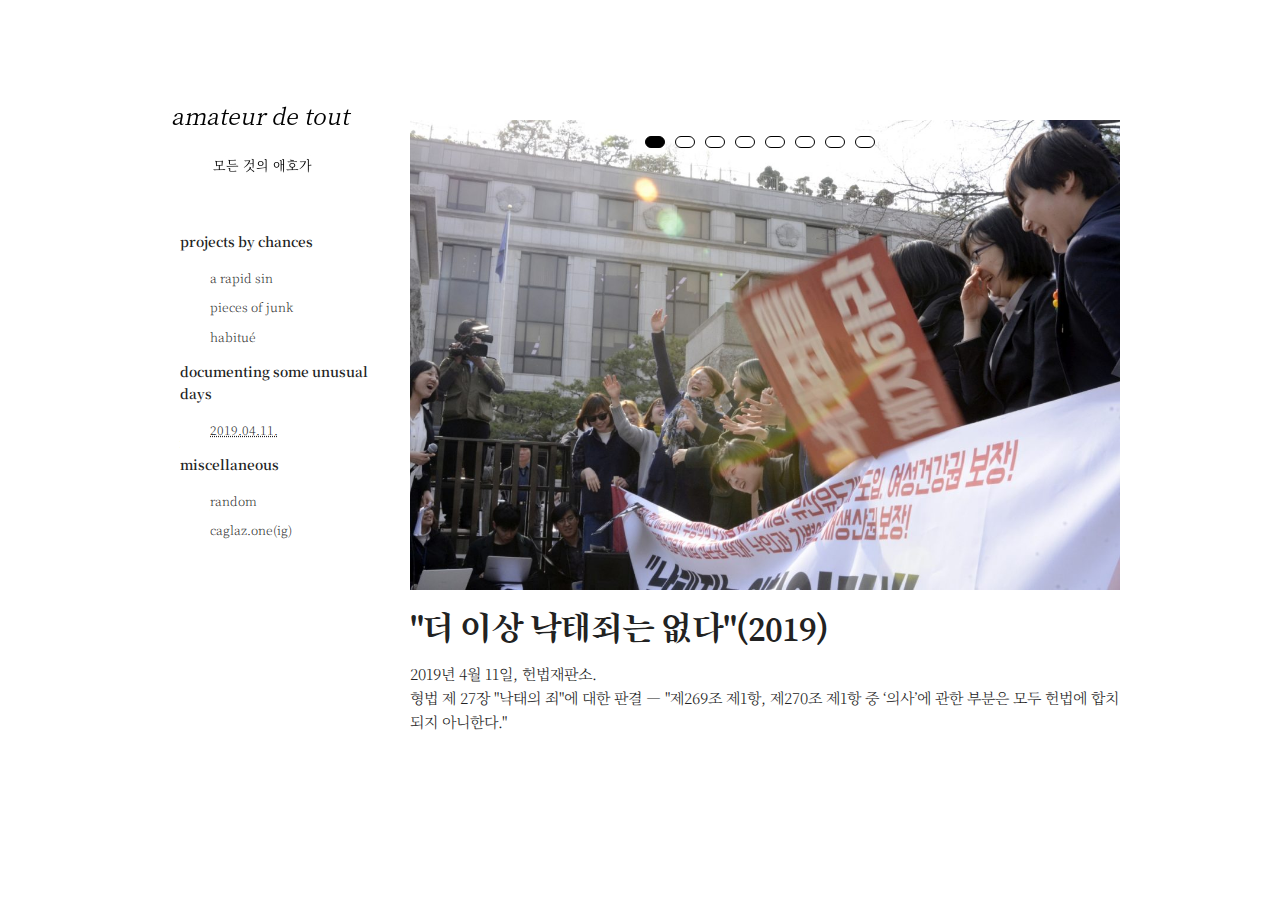
<file: 190411.html>
<!DOCTYPE html>
<html lang="en">
<head>

  <meta charset="utf-8">
  <title>amateur de tout</title>
  <meta name="description" content="">
  <meta name="author" content="">

  <meta name="viewport" content="width=device-width, initial-scale=1">

  <link rel="stylesheet" href="css/normalize.css">
  <link rel="stylesheet" href="css/skeleton.css">
  <link rel="stylesheet" href="css/carousel.css">
  <link rel="stylesheet" href="css/style.css">
  
  <link rel="icon" type="image/png" href="images/favicon.png">

</head>
<body>



<div class="container row">
<div id="nav" class="three columns">
<div class="logo">
<a href="index.html"><img class="u-max-full-width" src="logo.jpg" alt="amateur de tout 모든 것의 애호가"></a>
</div>

<div class="menu">
<ul>
  <li>
	projects by chances
    <ul>
      <li><a href="sin.html">a rapid sin</a></li>
      <li><a href="junk.html">pieces of junk</a></li>
      <li><a href="habitue.html">habitué</a></li>
    </ul>
  </li>

  <li>
	documenting some unusual days
    <ul>
      <li class=active-item><a href="190411.html">2019.04.11.</a></li>
    </ul>
  </li>
  <li>
        miscellaneous
    <ul>
      <li><a href="rand.html">random</a></li>
      <li><a href="https://www.instagram.com/caglaz.one/">caglaz.one(ig)</a></li>
    </ul>
  </li>
</ul>
</div>
</div>
<div id="content" class="nine columns"> 

<div class="carousel" id="slider"> 
  <div class="carousel-wrapper"> 
    
        <div class="carousel-item"> 
      <a href="#" onClick="lightbox(1)"><img src="./items/190411/1.jpg"></a>
    </div>
        <div class="carousel-item"> 
      <a href="#" onClick="lightbox(2)"><img src="./items/190411/2.jpg"></a>
    </div>
        <div class="carousel-item"> 
      <a href="#" onClick="lightbox(3)"><img src="./items/190411/3.jpg"></a>
    </div>
        <div class="carousel-item"> 
      <a href="#" onClick="lightbox(4)"><img src="./items/190411/4.jpg"></a>
    </div>
        <div class="carousel-item"> 
      <a href="#" onClick="lightbox(5)"><img src="./items/190411/5.jpg"></a>
    </div>
        <div class="carousel-item"> 
      <a href="#" onClick="lightbox(6)"><img src="./items/190411/6.jpg"></a>
    </div>
        <div class="carousel-item"> 
      <a href="#" onClick="lightbox(7)"><img src="./items/190411/7.jpg"></a>
    </div>
        <div class="carousel-item"> 
      <a href="#" onClick="lightbox(8)"><img src="./items/190411/8.jpg"></a>
    </div>
      </div>
  <div class="navi-wrapper"></div>
</div>

<div class="notes"> 
  <h3 class="title">"더 이상 낙태죄는 없다"(2019)
</h3>
  <h6 class="desc">2019년 4월 11일, 헌법재판소.
형법 제 27장 "낙태의 죄"에 대한 판결 ― "제269조 제1항, 제270조 제1항 중 ‘의사’에 관한 부분은 모두 헌법에 합치되지 아니한다."
</h6>
</div>

<script src="./carousel.min.js" type="text/javascript"></script>

<script> new Carousel(document.querySelector('#slider'), { CarouselMotion: 'default', naviPosition: 'top', naviStyle: 'dot', autoMove: false, autoMoveTime: 2000 }); </script>

<script> window.onresize = function() { 
  new Carousel(document.querySelector('#slider'), { CarouselMotion: 'default', naviPosition: 'top', naviStyle: 'dot', autoMove: false, autoMoveTime: 2000 });
  console.log('resized'); }; </script>
  
<script>
  function lightbox(img) {
  document.getElementById("lightboximg").style.backgroundImage='url(./items/190411/'+img+'.jpg)';
  document.getElementById("lightbox").style.display='block';
  }
  function lightboxoff() {
  document.getElementById("lightbox").style.display='none';
  }
</script>

</div>
</div>


<div id="lightbox" class="lightbox">
<a href="#" onClick="lightboxoff()"><div id="lightboximg"></div></a>
</div>
</file>
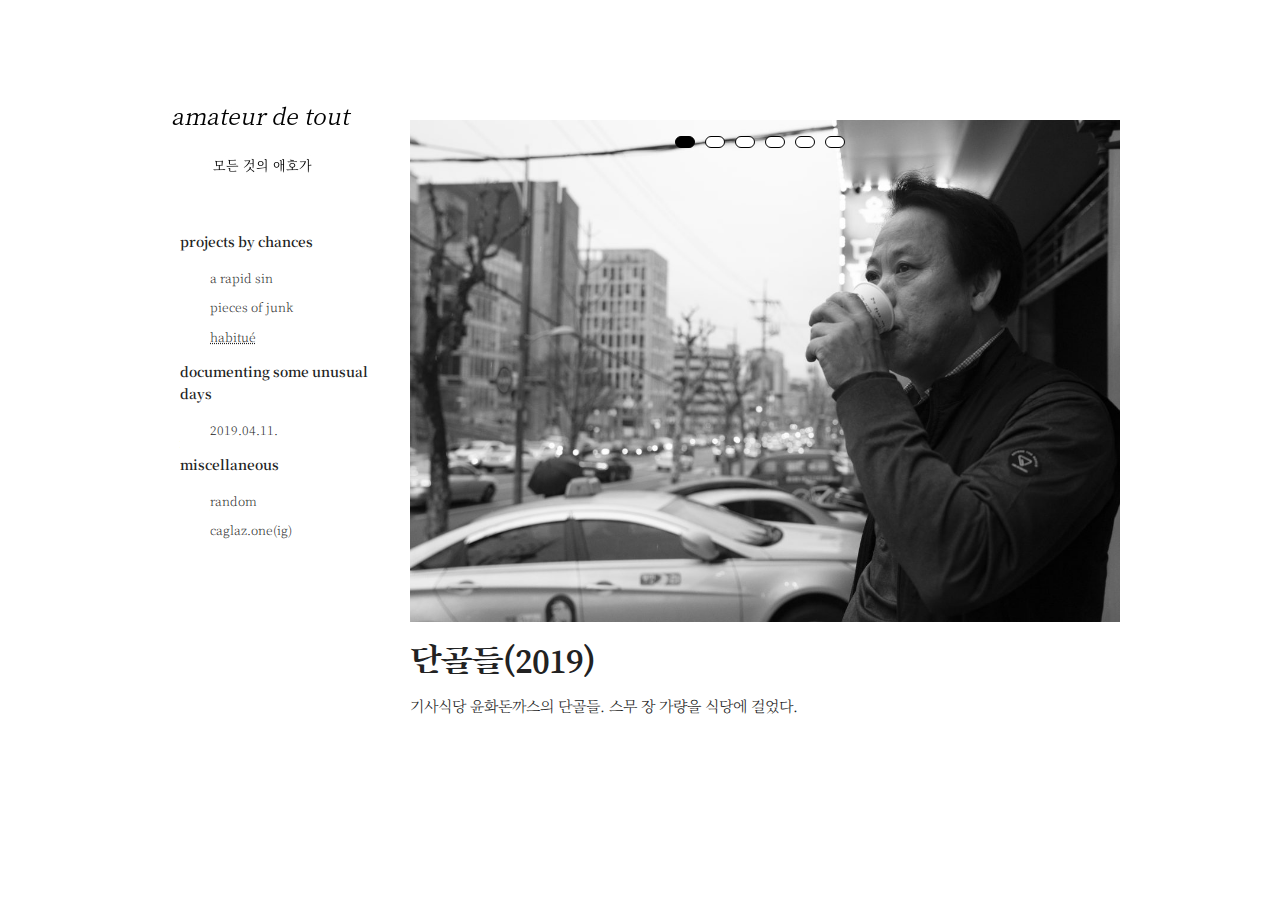
<file: habitue.html>
<!DOCTYPE html>
<html lang="en">
<head>

  <meta charset="utf-8">
  <title>amateur de tout</title>
  <meta name="description" content="">
  <meta name="author" content="">

  <meta name="viewport" content="width=device-width, initial-scale=1">

  <link rel="stylesheet" href="css/normalize.css">
  <link rel="stylesheet" href="css/skeleton.css">
  <link rel="stylesheet" href="css/carousel.css">
  <link rel="stylesheet" href="css/style.css">
  
  <link rel="icon" type="image/png" href="images/favicon.png">

</head>
<body>



<div class="container row">
<div id="nav" class="three columns">
<div class="logo">
<a href="index.html"><img class="u-max-full-width" src="logo.jpg" alt="amateur de tout 모든 것의 애호가"></a>
</div>

<div class="menu">
<ul>
  <li>
	projects by chances
    <ul>
      <li><a href="sin.html">a rapid sin</a></li>
      <li><a href="junk.html">pieces of junk</a></li>
      <li class=active-item><a href="habitue.html">habitué</a></li>
    </ul>
  </li>

  <li>
	documenting some unusual days
    <ul>
      <li><a href="190411.html">2019.04.11.</a></li>
    </ul>
  </li>
  <li>
        miscellaneous
    <ul>
      <li><a href="rand.html">random</a></li>
      <li><a href="https://www.instagram.com/caglaz.one/">caglaz.one(ig)</a></li>
    </ul>
  </li>
</ul>
</div>
</div>
<div id="content" class="nine columns"> 

<div class="carousel" id="slider"> 
  <div class="carousel-wrapper"> 
    
        <div class="carousel-item"> 
      <a href="#" onClick="lightbox(1)"><img src="./items/habitue/1.jpg"></a>
    </div>
        <div class="carousel-item"> 
      <a href="#" onClick="lightbox(2)"><img src="./items/habitue/2.jpg"></a>
    </div>
        <div class="carousel-item"> 
      <a href="#" onClick="lightbox(3)"><img src="./items/habitue/3.jpg"></a>
    </div>
        <div class="carousel-item"> 
      <a href="#" onClick="lightbox(4)"><img src="./items/habitue/4.jpg"></a>
    </div>
        <div class="carousel-item"> 
      <a href="#" onClick="lightbox(5)"><img src="./items/habitue/5.jpg"></a>
    </div>
        <div class="carousel-item"> 
      <a href="#" onClick="lightbox(6)"><img src="./items/habitue/6.jpg"></a>
    </div>
      </div>
  <div class="navi-wrapper"></div>
</div>

<div class="notes"> 
  <h3 class="title">단골들(2019)
</h3>
  <h6 class="desc">기사식당 윤화돈까스의 단골들. 스무 장 가량을 식당에 걸었다.
</h6>
</div>

<script src="./carousel.min.js" type="text/javascript"></script>

<script> new Carousel(document.querySelector('#slider'), { CarouselMotion: 'default', naviPosition: 'top', naviStyle: 'dot', autoMove: false, autoMoveTime: 2000 }); </script>

<script> window.onresize = function() { 
  new Carousel(document.querySelector('#slider'), { CarouselMotion: 'default', naviPosition: 'top', naviStyle: 'dot', autoMove: false, autoMoveTime: 2000 });
  console.log('resized'); }; </script>
  
<script>
  function lightbox(img) {
  document.getElementById("lightboximg").style.backgroundImage='url(./items/habitue/'+img+'.jpg)';
  document.getElementById("lightbox").style.display='block';
  }
  function lightboxoff() {
  document.getElementById("lightbox").style.display='none';
  }
</script>

</div>
</div>


<div id="lightbox" class="lightbox">
<a href="#" onClick="lightboxoff()"><div id="lightboximg"></div></a>
</div>
</file>
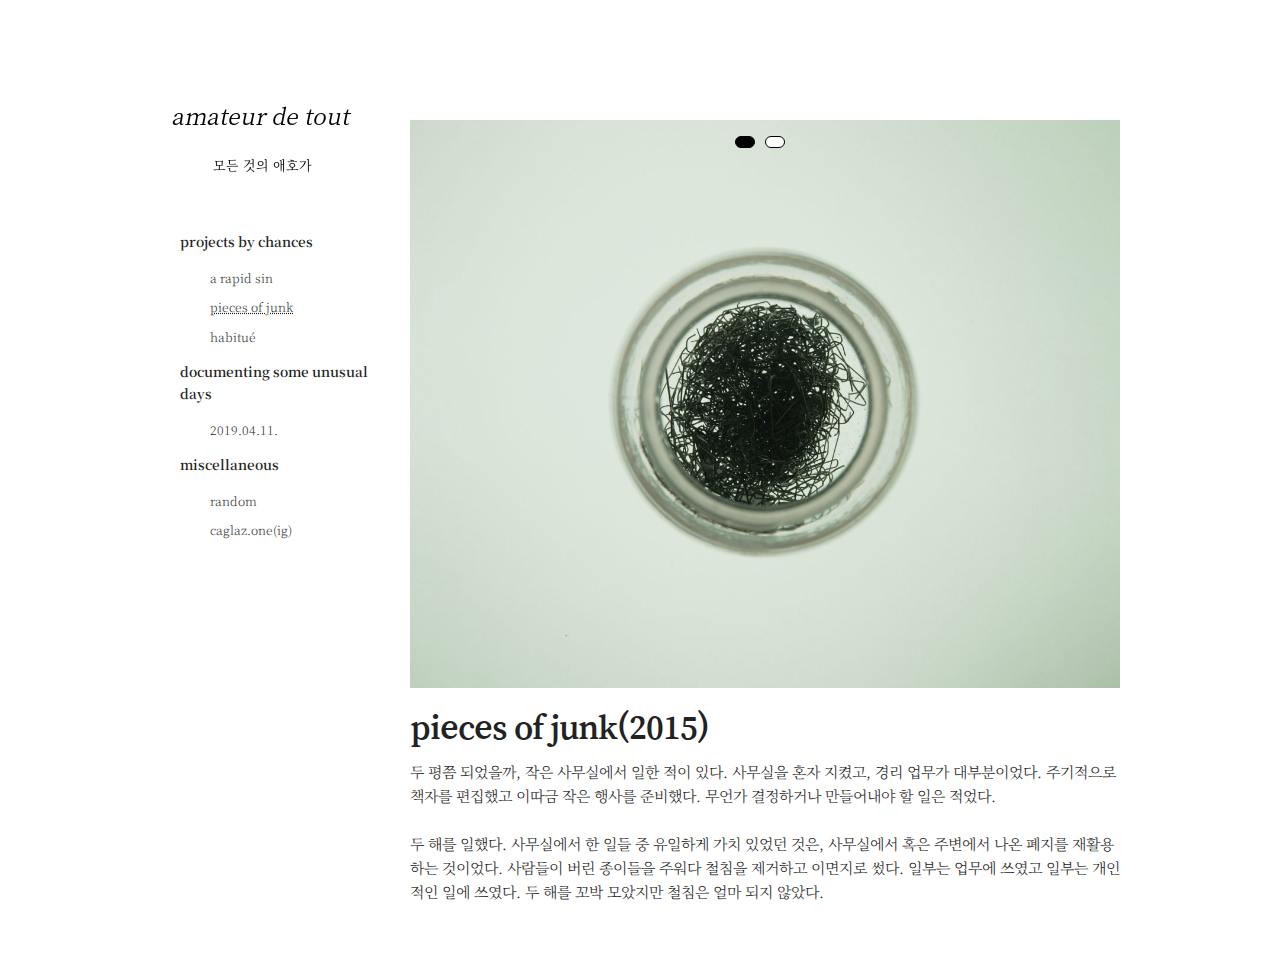
<file: junk.html>
<!DOCTYPE html>
<html lang="en">
<head>

  <meta charset="utf-8">
  <title>amateur de tout</title>
  <meta name="description" content="">
  <meta name="author" content="">

  <meta name="viewport" content="width=device-width, initial-scale=1">

  <link rel="stylesheet" href="css/normalize.css">
  <link rel="stylesheet" href="css/skeleton.css">
  <link rel="stylesheet" href="css/carousel.css">
  <link rel="stylesheet" href="css/style.css">
  
  <link rel="icon" type="image/png" href="images/favicon.png">

</head>
<body>



<div class="container row">
<div id="nav" class="three columns">
<div class="logo">
<a href="index.html"><img class="u-max-full-width" src="logo.jpg" alt="amateur de tout 모든 것의 애호가"></a>
</div>

<div class="menu">
<ul>
  <li>
	projects by chances
    <ul>
      <li><a href="sin.html">a rapid sin</a></li>
      <li class=active-item><a href="junk.html">pieces of junk</a></li>
      <li><a href="habitue.html">habitué</a></li>
    </ul>
  </li>

  <li>
	documenting some unusual days
    <ul>
      <li><a href="190411.html">2019.04.11.</a></li>
    </ul>
  </li>
  <li>
        miscellaneous
    <ul>
      <li><a href="rand.html">random</a></li>
      <li><a href="https://www.instagram.com/caglaz.one/">caglaz.one(ig)</a></li>
    </ul>
  </li>
</ul>
</div>
</div>
<div id="content" class="nine columns"> 

<div class="carousel" id="slider"> 
  <div class="carousel-wrapper"> 
    
        <div class="carousel-item"> 
      <a href="#" onClick="lightbox(1)"><img src="./items/junk/1.jpg"></a>
    </div>
        <div class="carousel-item"> 
      <a href="#" onClick="lightbox('2-1')"><img src="./items/junk/2.jpg"></a>
    </div>
      </div>
  <div class="navi-wrapper"></div>
</div>

<div class="notes"> 
  <h3 class="title">pieces of junk(2015)
</h3>
  <h6 class="desc">두 평쯤 되었을까, 작은 사무실에서 일한 적이 있다. 사무실을 혼자 지켰고, 경리 업무가 대부분이었다. 주기적으로 책자를 편집했고 이따금 작은 행사를 준비했다. 무언가 결정하거나 만들어내야 할 일은 적었다.

두 해를 일했다. 사무실에서 한 일들 중 유일하게 가치 있었던 것은, 사무실에서 혹은 주변에서 나온 폐지를 재활용하는 것이었다. 사람들이 버린 종이들을 주워다 철침을 제거하고 이면지로 썼다. 일부는 업무에 쓰였고 일부는 개인적인 일에 쓰였다. 두 해를 꼬박 모았지만 철침은 얼마 되지 않았다.
</h6>
</div>

<script src="./carousel.min.js" type="text/javascript"></script>

<script> new Carousel(document.querySelector('#slider'), { CarouselMotion: 'default', naviPosition: 'top', naviStyle: 'dot', autoMove: false, autoMoveTime: 2000 }); </script>

<script> window.onresize = function() { 
  new Carousel(document.querySelector('#slider'), { CarouselMotion: 'default', naviPosition: 'top', naviStyle: 'dot', autoMove: false, autoMoveTime: 2000 });
  console.log('resized'); }; </script>
  
<script>
  function lightbox(img) {
  document.getElementById("lightboximg").style.backgroundImage='url(./items/junk/'+img+'.jpg)';
  document.getElementById("lightbox").style.display='block';
  }
  function lightboxoff() {
  document.getElementById("lightbox").style.display='none';
  }
</script>

</div>
</div>


<div id="lightbox" class="lightbox">
<a href="#" onClick="lightboxoff()"><div id="lightboximg"></div></a>
</div>
</file>
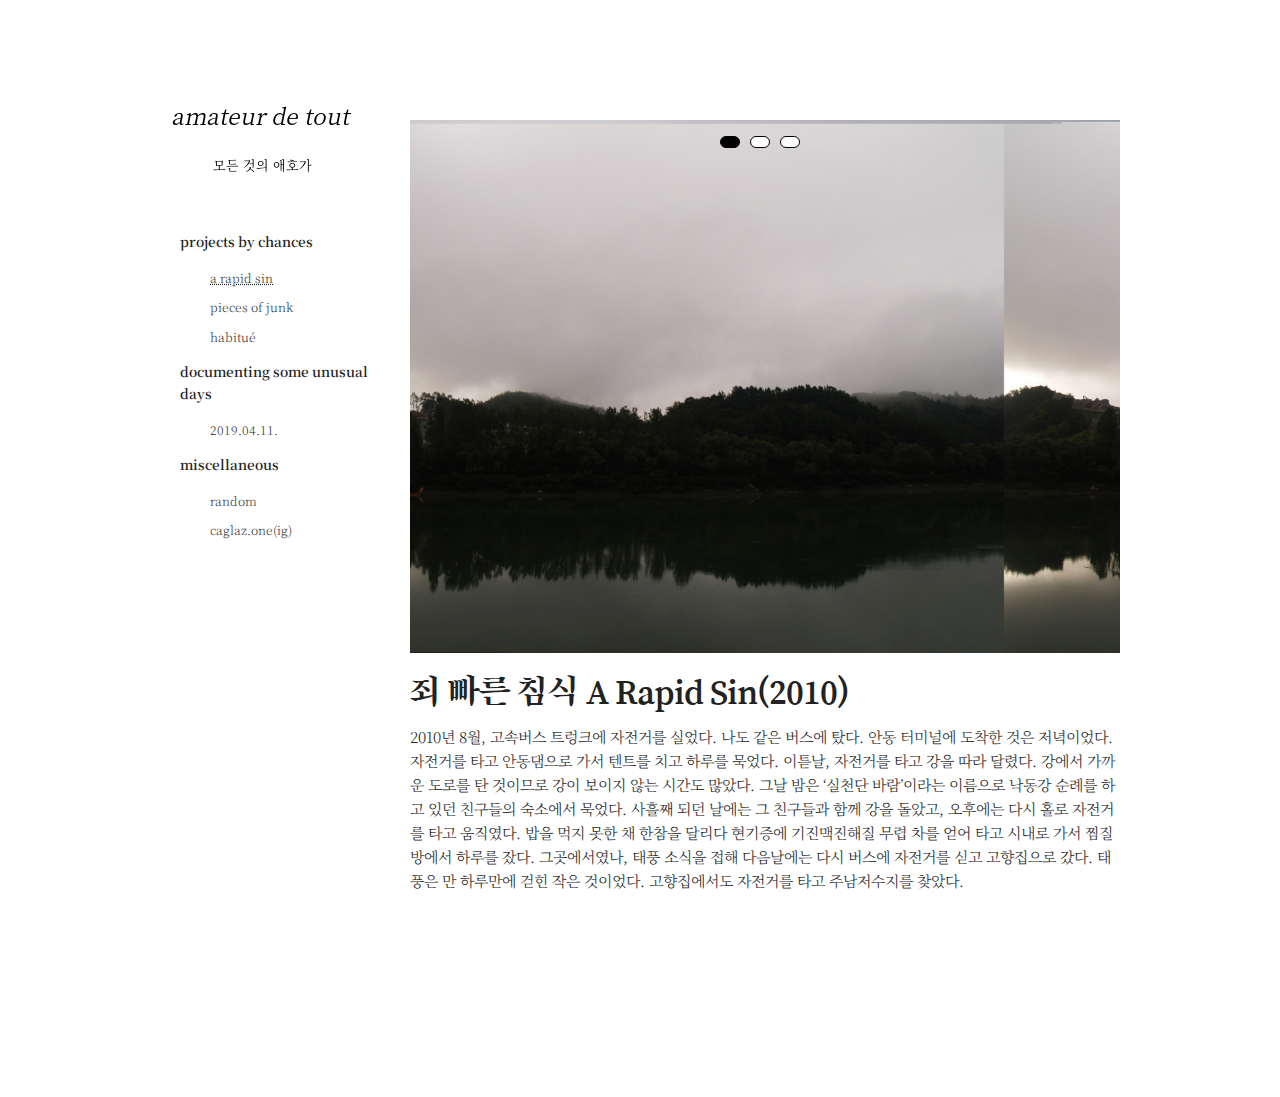
<file: sin.html>
<!DOCTYPE html>
<html lang="en">
<head>

  <meta charset="utf-8">
  <title>amateur de tout</title>
  <meta name="description" content="">
  <meta name="author" content="">

  <meta name="viewport" content="width=device-width, initial-scale=1">

  <link rel="stylesheet" href="css/normalize.css">
  <link rel="stylesheet" href="css/skeleton.css">
  <link rel="stylesheet" href="css/carousel.css">
  <link rel="stylesheet" href="css/style.css">
  
  <link rel="icon" type="image/png" href="images/favicon.png">

</head>
<body>



<div class="container row">
<div id="nav" class="three columns">
<div class="logo">
<a href="index.html"><img class="u-max-full-width" src="logo.jpg" alt="amateur de tout 모든 것의 애호가"></a>
</div>

<div class="menu">
<ul>
  <li>
	projects by chances
    <ul>
      <li class=active-item><a href="sin.html">a rapid sin</a></li>
      <li><a href="junk.html">pieces of junk</a></li>
      <li><a href="habitue.html">habitué</a></li>
    </ul>
  </li>

  <li>
	documenting some unusual days
    <ul>
      <li><a href="190411.html">2019.04.11.</a></li>
    </ul>
  </li>
  <li>
        miscellaneous
    <ul>
      <li><a href="rand.html">random</a></li>
      <li><a href="https://www.instagram.com/caglaz.one/">caglaz.one(ig)</a></li>
    </ul>
  </li>
</ul>
</div>
</div>
<div id="content" class="nine columns"> 

<div class="carousel" id="slider"> 
  <div class="carousel-wrapper"> 
    
        <div class="carousel-item"> 
      <a href="#" onClick="lightbox(1)"><img src="./items/sin/1.jpg"></a>
    </div>
        <div class="carousel-item"> 
      <a href="#" onClick="lightbox(2)"><img src="./items/sin/2.jpg"></a>
    </div>
        <div class="carousel-item"> 
      <a href="#" onClick="lightbox(3)"><img src="./items/sin/3.jpg"></a>
    </div>
      </div>
  <div class="navi-wrapper"></div>
</div>

<div class="notes"> 
  <h3 class="title">죄 빠른 침식 A Rapid Sin(2010)
</h3>
  <h6 class="desc">2010년 8월, 고속버스 트렁크에 자전거를 실었다. 나도 같은 버스에 탔다. 안동 터미널에 도착한 것은 저녁이었다. 자전거를 타고 안동댐으로 가서 텐트를 치고 하루를 묵었다. 이튿날, 자전거를 타고 강을 따라 달렸다. 강에서 가까운 도로를 탄 것이므로 강이 보이지 않는 시간도 많았다. 그날 밤은 ‘실천단 바람’이라는 이름으로 낙동강 순례를 하고 있던 친구들의 숙소에서 묵었다. 사흘째 되던 날에는 그 친구들과 함께 강을 돌았고, 오후에는 다시 홀로 자전거를 타고 움직였다. 밥을 먹지 못한 채 한참을 달리다 현기증에 기진맥진해질 무렵 차를 얻어 타고 시내로 가서 찜질방에서 하루를 잤다. 그곳에서였나, 태풍 소식을 접해 다음날에는 다시 버스에 자전거를 싣고 고향집으로 갔다. 태풍은 만 하루만에 걷힌 작은 것이었다. 고향집에서도 자전거를 타고 주남저수지를 찾았다.

카메라는 두 대를 갖고 있었다. 메모리카드도 두 개였던 것 같다. 그렇게 찍은 사진을 컴퓨터로 옮기지도 않고 방치했는데, 너덜거리던 차였던 메모리카드가 말썽을 일으켰다. 사진이 읽히지 않았다. 그대로 또 한참을 방치했다 언젠가 다시 한 번 열어보니, 사진들은 이상한 모습으로 되돌아와 있었다. 주남저수지는 생태 습지로 나름 이름이 알려진 곳이다. 실은 대규모 토목 공사로 만들어진 그곳은, 그저 농업 용수 확보를 위해 만들어졌지만 뜻하지 않게 철새들이 찾는 곳이 되었다. 망가진 사진들은 뜻하지 않게 마음에 드는 모습이 되어 있었다.
</h6>
</div>

<script src="./carousel.min.js" type="text/javascript"></script>

<script> new Carousel(document.querySelector('#slider'), { CarouselMotion: 'default', naviPosition: 'top', naviStyle: 'dot', autoMove: false, autoMoveTime: 2000 }); </script>

<script> window.onresize = function() { 
  new Carousel(document.querySelector('#slider'), { CarouselMotion: 'default', naviPosition: 'top', naviStyle: 'dot', autoMove: false, autoMoveTime: 2000 });
  console.log('resized'); }; </script>
  
<script>
  function lightbox(img) {
  document.getElementById("lightboximg").style.backgroundImage='url(./items/sin/'+img+'.jpg)';
  document.getElementById("lightbox").style.display='block';
  }
  function lightboxoff() {
  document.getElementById("lightbox").style.display='none';
  }
</script>

</div>
</div>


<div id="lightbox" class="lightbox">
<a href="#" onClick="lightboxoff()"><div id="lightboximg"></div></a>
</div>
</file>
<file: css/skeleton.css>
/*
* Skeleton V2.0.4
* Copyright 2014, Dave Gamache
* www.getskeleton.com
* Free to use under the MIT license.
* http://www.opensource.org/licenses/mit-license.php
* 12/29/2014
*/


/* Table of contents
––––––––––––––––––––––––––––––––––––––––––––––––––
- Grid
- Base Styles
- Typography
- Links
- Buttons
- Forms
- Lists
- Code
- Tables
- Spacing
- Utilities
- Clearing
- Media Queries
*/


/* Grid
–––––––––––––––––––––––––––––––––––––––––––––––––– */
.container {
  position: relative;
  width: 100%;
  max-width: 960px;
  margin: 0 auto;
  padding: 0 20px;
  box-sizing: border-box; }
.column,
.columns {
  width: 100%;
  float: left;
  box-sizing: border-box; }

/* For devices larger than 400px */
@media (min-width: 400px) {
  .container {
    width: 85%;
    padding: 0; }
}

/* For devices larger than 550px */
@media (min-width: 550px) {
  .container {
    width: 80%; }
  .column,
  .columns {
    margin-left: 4%; }
  .column:first-child,
  .columns:first-child {
    margin-left: 0; }

  .one.column,
  .one.columns                    { width: 4.66666666667%; }
  .two.columns                    { width: 13.3333333333%; }
  .three.columns                  { width: 22%;            }
  .four.columns                   { width: 30.6666666667%; }
  .five.columns                   { width: 39.3333333333%; }
  .six.columns                    { width: 48%;            }
  .seven.columns                  { width: 56.6666666667%; }
  .eight.columns                  { width: 65.3333333333%; }
  .nine.columns                   { width: 74.0%;          }
  .ten.columns                    { width: 82.6666666667%; }
  .eleven.columns                 { width: 91.3333333333%; }
  .twelve.columns                 { width: 100%; margin-left: 0; }

  .one-third.column               { width: 30.6666666667%; }
  .two-thirds.column              { width: 65.3333333333%; }

  .one-half.column                { width: 48%; }

  /* Offsets */
  .offset-by-one.column,
  .offset-by-one.columns          { margin-left: 8.66666666667%; }
  .offset-by-two.column,
  .offset-by-two.columns          { margin-left: 17.3333333333%; }
  .offset-by-three.column,
  .offset-by-three.columns        { margin-left: 26%;            }
  .offset-by-four.column,
  .offset-by-four.columns         { margin-left: 34.6666666667%; }
  .offset-by-five.column,
  .offset-by-five.columns         { margin-left: 43.3333333333%; }
  .offset-by-six.column,
  .offset-by-six.columns          { margin-left: 52%;            }
  .offset-by-seven.column,
  .offset-by-seven.columns        { margin-left: 60.6666666667%; }
  .offset-by-eight.column,
  .offset-by-eight.columns        { margin-left: 69.3333333333%; }
  .offset-by-nine.column,
  .offset-by-nine.columns         { margin-left: 78.0%;          }
  .offset-by-ten.column,
  .offset-by-ten.columns          { margin-left: 86.6666666667%; }
  .offset-by-eleven.column,
  .offset-by-eleven.columns       { margin-left: 95.3333333333%; }

  .offset-by-one-third.column,
  .offset-by-one-third.columns    { margin-left: 34.6666666667%; }
  .offset-by-two-thirds.column,
  .offset-by-two-thirds.columns   { margin-left: 69.3333333333%; }

  .offset-by-one-half.column,
  .offset-by-one-half.columns     { margin-left: 52%; }

}


/* Base Styles
–––––––––––––––––––––––––––––––––––––––––––––––––– */
/* NOTE
html is set to 62.5% so that all the REM measurements throughout Skeleton
are based on 10px sizing. So basically 1.5rem = 15px :) */
html {
  font-size: 62.5%; }
body {
  font-size: 1.5em; /* currently ems cause chrome bug misinterpreting rems on body element */
  line-height: 1.6;
  font-weight: 400;
  font-family: "Raleway", "HelveticaNeue", "Helvetica Neue", Helvetica, Arial, sans-serif;
  color: #222; }


/* Typography
–––––––––––––––––––––––––––––––––––––––––––––––––– */
h1, h2, h3, h4, h5, h6 {
  margin-top: 0;
  margin-bottom: 2rem;
  font-weight: 300; }
h1 { font-size: 4.0rem; line-height: 1.2;  letter-spacing: -.1rem;}
h2 { font-size: 3.6rem; line-height: 1.25; letter-spacing: -.1rem; }
h3 { font-size: 3.0rem; line-height: 1.3;  letter-spacing: -.1rem; }
h4 { font-size: 2.4rem; line-height: 1.35; letter-spacing: -.08rem; }
h5 { font-size: 1.8rem; line-height: 1.5;  letter-spacing: -.05rem; }
h6 { font-size: 1.5rem; line-height: 1.6;  letter-spacing: 0; }

/* Larger than phablet */
@media (min-width: 550px) {
  h1 { font-size: 5.0rem; }
  h2 { font-size: 4.2rem; }
  h3 { font-size: 3.6rem; }
  h4 { font-size: 3.0rem; }
  h5 { font-size: 2.4rem; }
  h6 { font-size: 1.5rem; }
}

p {
  margin-top: 0; }


/* Links
–––––––––––––––––––––––––––––––––––––––––––––––––– */
a {
  color: #1EAEDB; }
a:hover {
  color: #0FA0CE; }


/* Buttons
–––––––––––––––––––––––––––––––––––––––––––––––––– */
.button,
button,
input[type="submit"],
input[type="reset"],
input[type="button"] {
  display: inline-block;
  height: 38px;
  padding: 0 30px;
  color: #555;
  text-align: center;
  font-size: 11px;
  font-weight: 600;
  line-height: 38px;
  letter-spacing: .1rem;
  text-transform: uppercase;
  text-decoration: none;
  white-space: nowrap;
  background-color: transparent;
  border-radius: 4px;
  border: 1px solid #bbb;
  cursor: pointer;
  box-sizing: border-box; }
.button:hover,
button:hover,
input[type="submit"]:hover,
input[type="reset"]:hover,
input[type="button"]:hover,
.button:focus,
button:focus,
input[type="submit"]:focus,
input[type="reset"]:focus,
input[type="button"]:focus {
  color: #333;
  border-color: #888;
  outline: 0; }
.button.button-primary,
button.button-primary,
input[type="submit"].button-primary,
input[type="reset"].button-primary,
input[type="button"].button-primary {
  color: #FFF;
  background-color: #33C3F0;
  border-color: #33C3F0; }
.button.button-primary:hover,
button.button-primary:hover,
input[type="submit"].button-primary:hover,
input[type="reset"].button-primary:hover,
input[type="button"].button-primary:hover,
.button.button-primary:focus,
button.button-primary:focus,
input[type="submit"].button-primary:focus,
input[type="reset"].button-primary:focus,
input[type="button"].button-primary:focus {
  color: #FFF;
  background-color: #1EAEDB;
  border-color: #1EAEDB; }


/* Forms
–––––––––––––––––––––––––––––––––––––––––––––––––– */
input[type="email"],
input[type="number"],
input[type="search"],
input[type="text"],
input[type="tel"],
input[type="url"],
input[type="password"],
textarea,
select {
  height: 38px;
  padding: 6px 10px; /* The 6px vertically centers text on FF, ignored by Webkit */
  background-color: #fff;
  border: 1px solid #D1D1D1;
  border-radius: 4px;
  box-shadow: none;
  box-sizing: border-box; }
/* Removes awkward default styles on some inputs for iOS */
input[type="email"],
input[type="number"],
input[type="search"],
input[type="text"],
input[type="tel"],
input[type="url"],
input[type="password"],
textarea {
  -webkit-appearance: none;
     -moz-appearance: none;
          appearance: none; }
textarea {
  min-height: 65px;
  padding-top: 6px;
  padding-bottom: 6px; }
input[type="email"]:focus,
input[type="number"]:focus,
input[type="search"]:focus,
input[type="text"]:focus,
input[type="tel"]:focus,
input[type="url"]:focus,
input[type="password"]:focus,
textarea:focus,
select:focus {
  border: 1px solid #33C3F0;
  outline: 0; }
label,
legend {
  display: block;
  margin-bottom: .5rem;
  font-weight: 600; }
fieldset {
  padding: 0;
  border-width: 0; }
input[type="checkbox"],
input[type="radio"] {
  display: inline; }
label > .label-body {
  display: inline-block;
  margin-left: .5rem;
  font-weight: normal; }


/* Lists
–––––––––––––––––––––––––––––––––––––––––––––––––– */
ul {
  list-style: circle inside; }
ol {
  list-style: decimal inside; }
ol, ul {
  padding-left: 0;
  margin-top: 0; }
ul ul,
ul ol,
ol ol,
ol ul {
  margin: 1.5rem 0 1.5rem 3rem;
  font-size: 90%; }
li {
  margin-bottom: 1rem; }


/* Code
–––––––––––––––––––––––––––––––––––––––––––––––––– */
code {
  padding: .2rem .5rem;
  margin: 0 .2rem;
  font-size: 90%;
  white-space: nowrap;
  background: #F1F1F1;
  border: 1px solid #E1E1E1;
  border-radius: 4px; }
pre > code {
  display: block;
  padding: 1rem 1.5rem;
  white-space: pre; }


/* Tables
–––––––––––––––––––––––––––––––––––––––––––––––––– */
th,
td {
  padding: 12px 15px;
  text-align: left;
  border-bottom: 1px solid #E1E1E1; }
th:first-child,
td:first-child {
  padding-left: 0; }
th:last-child,
td:last-child {
  padding-right: 0; }


/* Spacing
–––––––––––––––––––––––––––––––––––––––––––––––––– */
button,
.button {
  margin-bottom: 1rem; }
input,
textarea,
select,
fieldset {
  margin-bottom: 1.5rem; }
pre,
blockquote,
dl,
figure,
table,
p,
ul,
ol,
form {
  margin-bottom: 2.5rem; }


/* Utilities
–––––––––––––––––––––––––––––––––––––––––––––––––– */
.u-full-width {
  width: 100%;
  box-sizing: border-box; }
.u-max-full-width {
  max-width: 100%;
  box-sizing: border-box; }
.u-pull-right {
  float: right; }
.u-pull-left {
  float: left; }


/* Misc
–––––––––––––––––––––––––––––––––––––––––––––––––– */
hr {
  margin-top: 3rem;
  margin-bottom: 3.5rem;
  border-width: 0;
  border-top: 1px solid #E1E1E1; }


/* Clearing
–––––––––––––––––––––––––––––––––––––––––––––––––– */

/* Self Clearing Goodness */
.container:after,
.row:after,
.u-cf {
  content: "";
  display: table;
  clear: both; }


/* Media Queries
–––––––––––––––––––––––––––––––––––––––––––––––––– */
/*
Note: The best way to structure the use of media queries is to create the queries
near the relevant code. For example, if you wanted to change the styles for buttons
on small devices, paste the mobile query code up in the buttons section and style it
there.
*/


/* Larger than mobile */
@media (min-width: 400px) {}

/* Larger than phablet (also point when grid becomes active) */
@media (min-width: 550px) {}

/* Larger than tablet */
@media (min-width: 750px) {}

/* Larger than desktop */
@media (min-width: 1000px) {}

/* Larger than Desktop HD */
@media (min-width: 1200px) {}
</file>
<file: css/carousel.css>
.carousel {
  position: relative;
  width: 100%;
  overflow: hidden;
}

.carousel>.carousel-wrapper {
  position: relative;
  width: 100%;
  height: auto;
  overflow: hidden;
}

.carousel>.carousel-wrapper>.carousel-item {
  position: relative;
  float: left;
}

.carousel>.carousel-wrapper>.carousel-fade {
  position: absolute;
  top: 0;
  left: 0;
  transition: 1.0s all;
}

.carousel>.carousel-wrapper>.carousel-item a,
.carousel>.carousel-wrapper>.carousel-item img {
  display: block;
  width: 100%;
}

.carousel>.navi-wrapper {
  position: absolute;
  width: 100%;
  text-align: center;
}

.carousel>.navi-arrow {
  position: absolute;
  top: 0;
  bottom: 0;
  left: 0;
  right: 0;
  visibility: hidden;
}

.carousel>.navi-wrapper>span {
  width: 18px;
  height: 10px;
  border: 1px solid #000;
  border-radius: 10px;
  background: #fff;
  margin-right: 10px;
  cursor: pointer;
  display: inline-block;
}

.carousel>.navi-wrapper>.navi-on {
  background: black;
}

.carousel>.navi-arrow>.navi-arrow-right,
.carousel>.navi-arrow>.navi-arrow-left {
  width: 30px;
  height: 30px;
  box-sizing: border-box;
  position: absolute;
  top: 50%;
  margin-top: -15px;
  font-size: 0;
  visibility: visible;
  cursor: pointer;
}

.carousel>.navi-arrow>.navi-arrow-left {
  left: 3%;
  transform: rotate(-135deg);
}

.carousel>.navi-arrow>.navi-arrow-right {
  right: 3%;
  transform: rotate(45deg);
}

.carousel>.navi-arrow>.navi-arrow-right::before,
.carousel>.navi-arrow>.navi-arrow-left::before {
  content: "";
  width: 100%;
  height: 100%;
  border-width: 3px 3px 0 0;
  border-style: solid;
  border-color: #ffffff;
  transition: 0.2s ease;
  display: block;
  cursor:pointer;
  transform-origin: 100% 0;
}

.carousel>.navi-arrow>.navi-arrow-right:hover::before,
.carousel>.navi-arrow>.navi-arrow-left:hover::before {
  transform: scale(1.2);
}
</file>
<file: css/style.css>
@import url('https://fonts.googleapis.com/css?family=Noto+Serif+KR:200|Song+Myung&display=swap');

html, body {
  margin: 0;
  height: 100%;
  font-family: 'Noto Serif KR', serif !important;
  overflow: auto;
  }

body {
  overflow-y: scroll;
  }
  
.container.row {
  padding-top: 40px;
  padding-bottom: 40px;
}

/* navigation bar */

.menu li, .menu ul {
  list-style: none !important;
  font-weight: 600;
  font-size: 95%;
      }
      
.menu li ul li {
  text-transform: none;
  font-weight: 200;
  }

.logo {
  margin-bottom: 20px;
  }
      
     
.menu {
  padding-left: 20px;
  }
  
.menu a {
  text-decoration: unset;
  color: unset;
  }
  
.active-item {
  text-decoration: underline dotted;
  }
  
/* content area */
  
#content {
  padding-top: 80px;
}

/* .carousel>.navi-wrapper {
  position: unset;
  margin-top: 10px;
  } */

.carousel {
  margin-bottom: 15px;
  }

.notes .title {
  font-family: 'Song Myung', serif;
  margin-bottom: 10px;
  }
  
.notes .desc {
  white-space: pre-line;
}

/* lightbox */
#lightbox {
  display: none;
  overflow: hidden;
  width: 100%;
  height: 100%;
  background: #2e2e2e;
  position: absolute;
  top: 0;
  left: 0;
  text-align: center;
  }
  
#lightboximg {
  height: 100%;
  width: 80%;
  background-size: contain;
  background-repeat: no-repeat;
  background-position-x: left;
  background-position-y: center;
  }

/* random image */

#randtop, #randwrapper img {
  margin-bottom: 10px;
  }

#linktoimg {
  text-decoration: unset;
  color: unset;
  font-size: 80%;
  }


/* mobile nav */

@media (max-width: 400px) {
  #nav {
  text-align: center;
  }

  .menu>ul>li>ul {
  text-indent: 0px;
  margin: 0px;
  }

}
</file>
